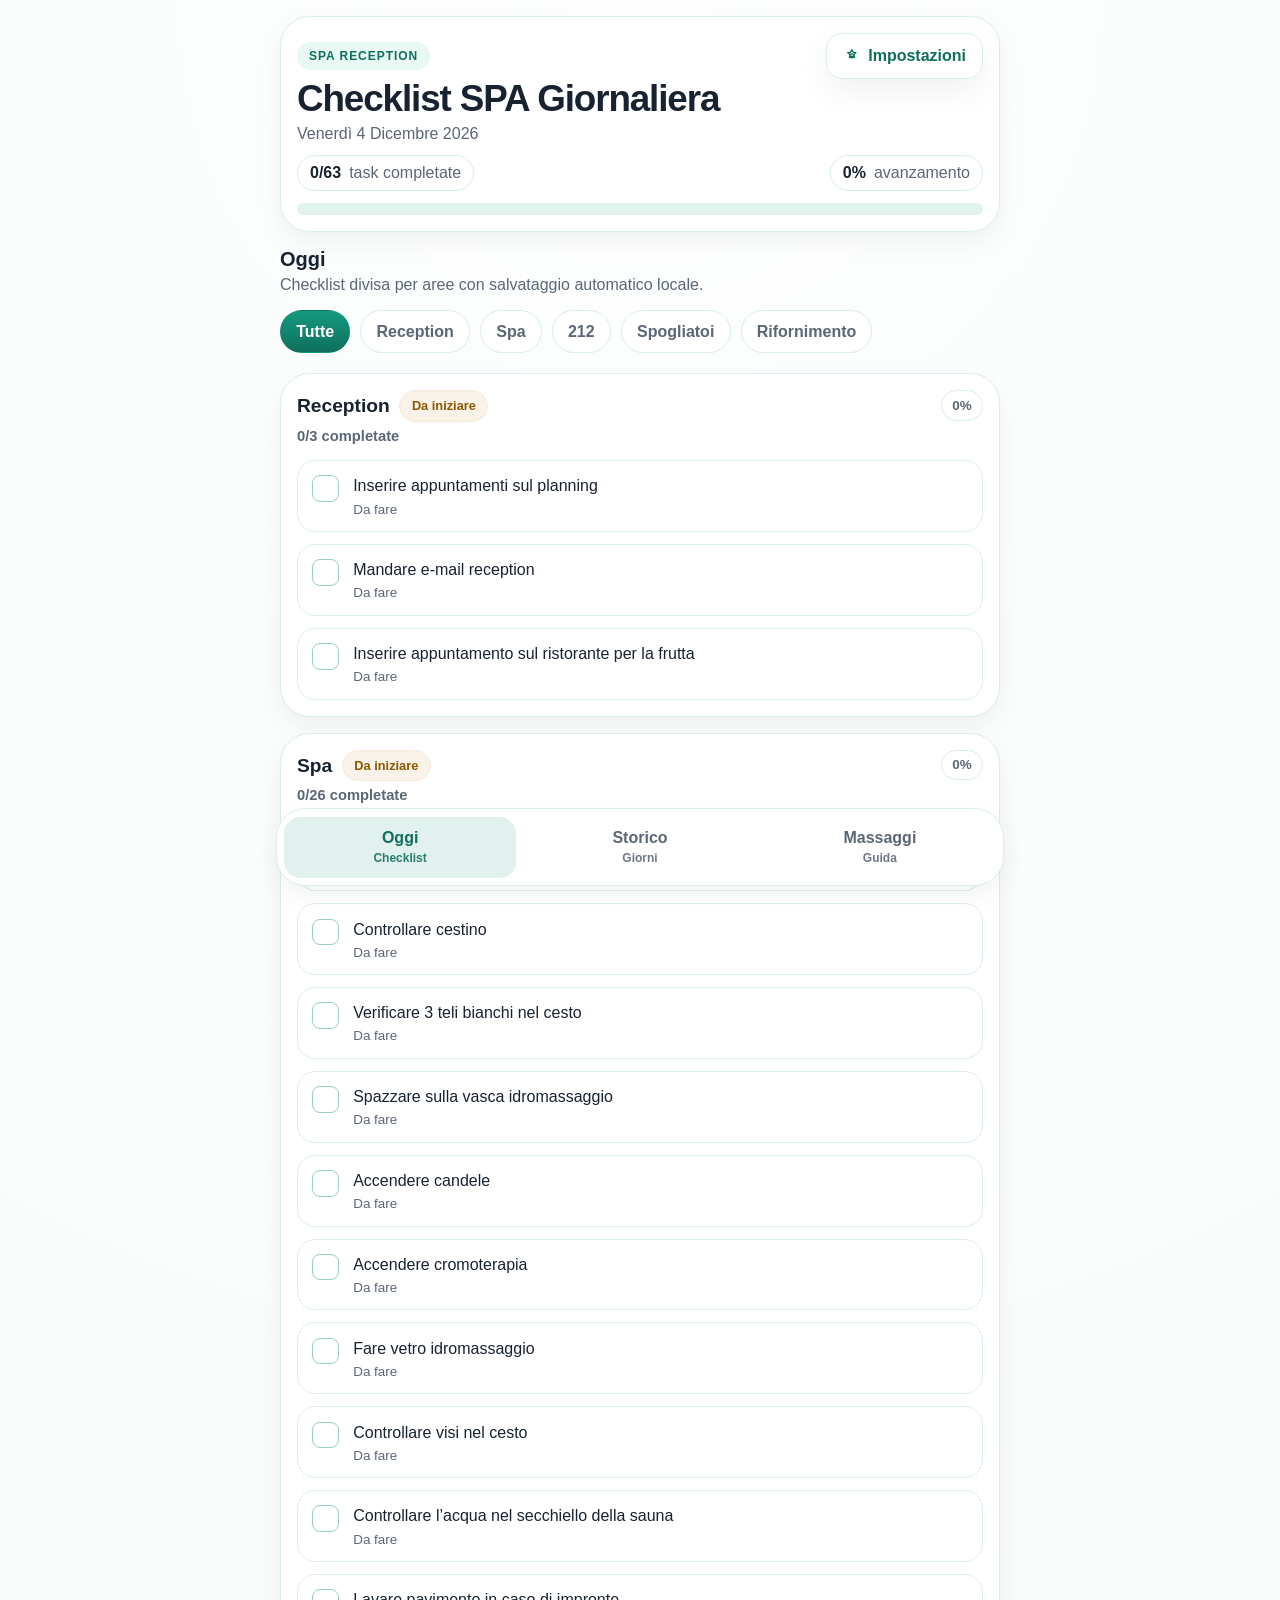
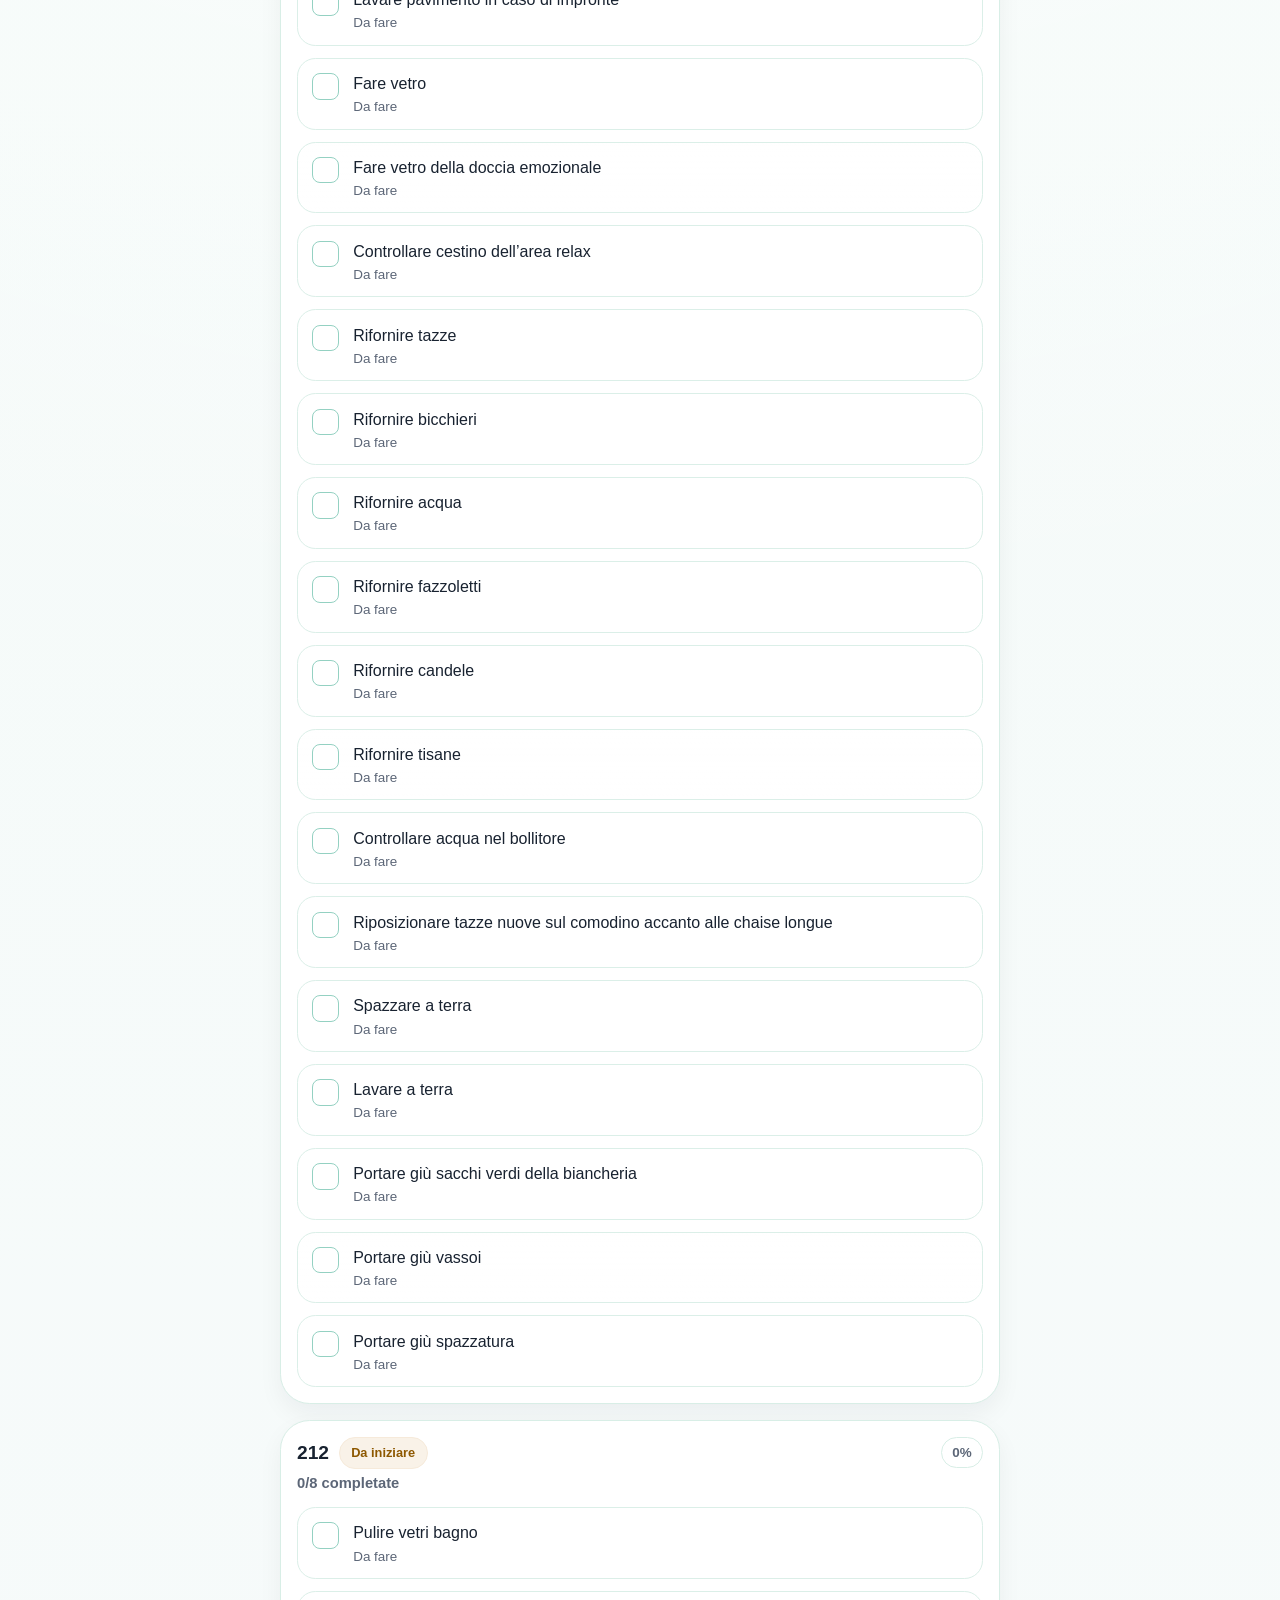
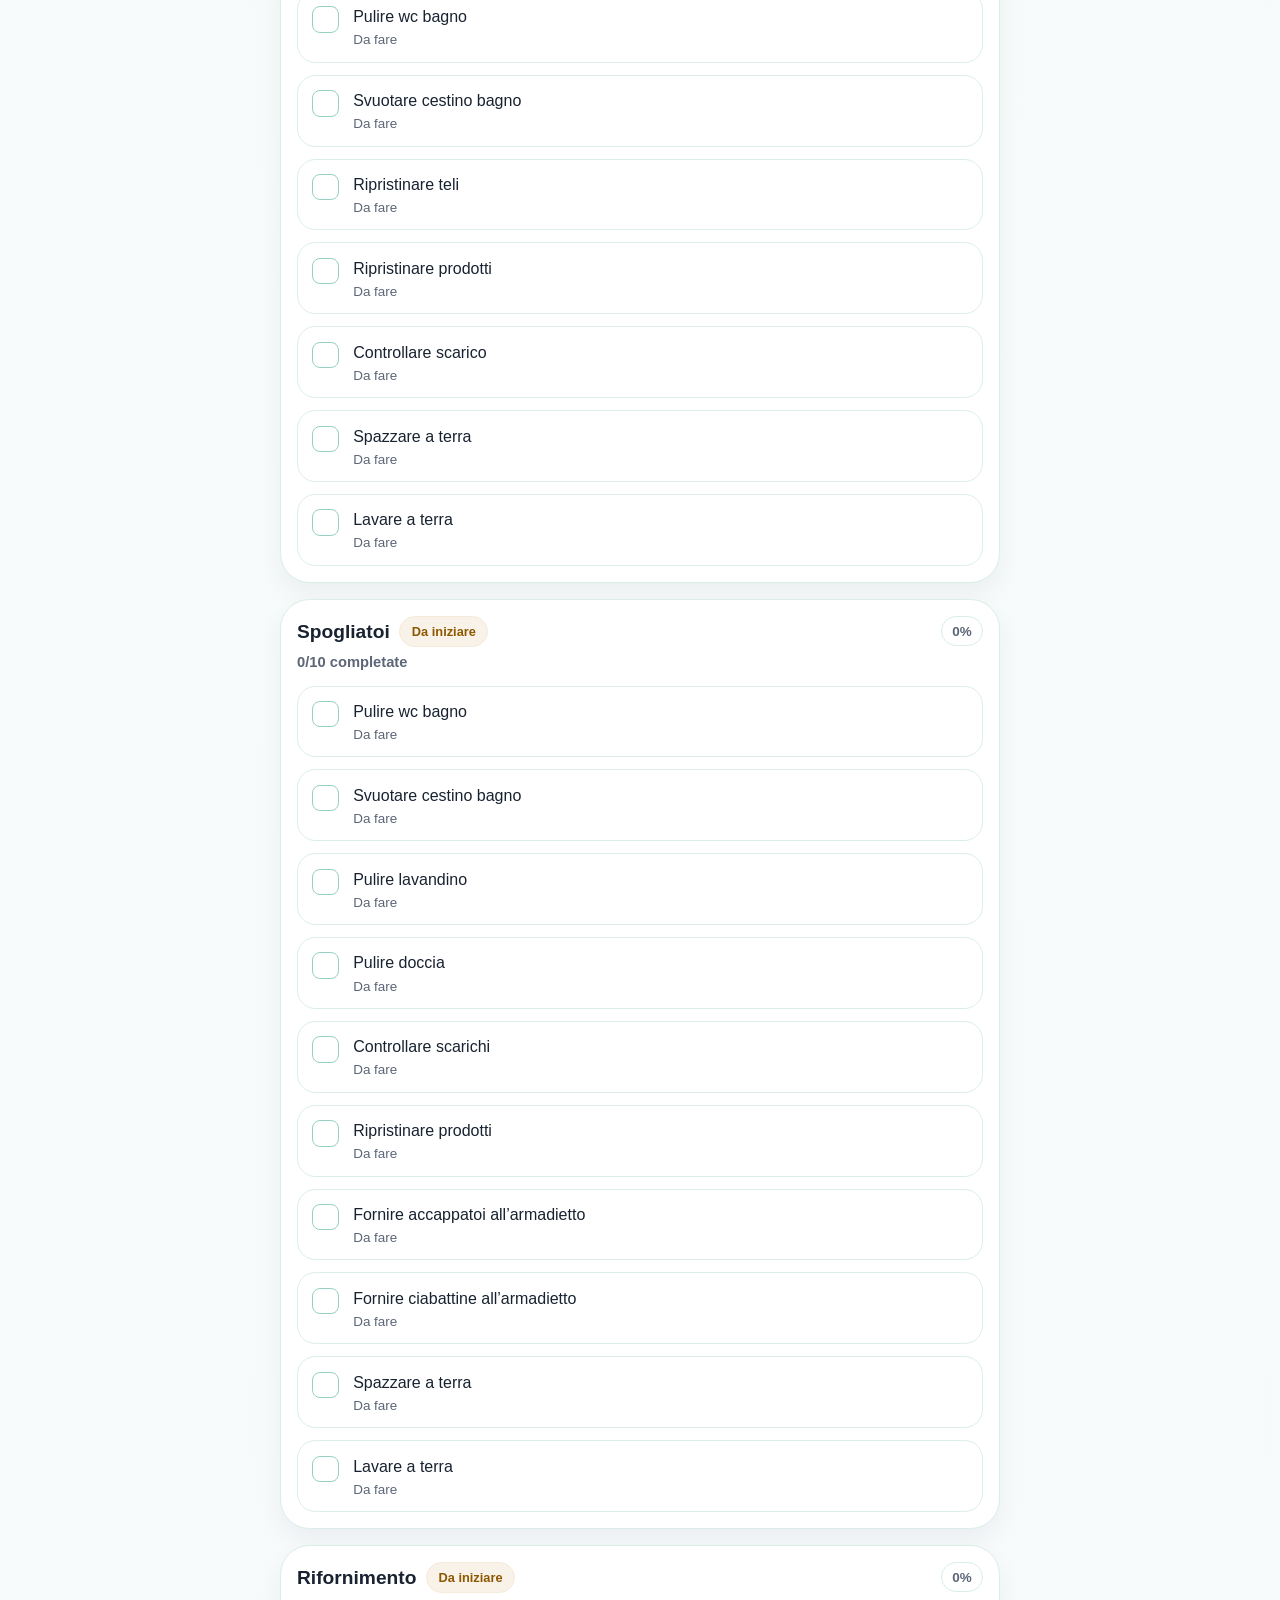
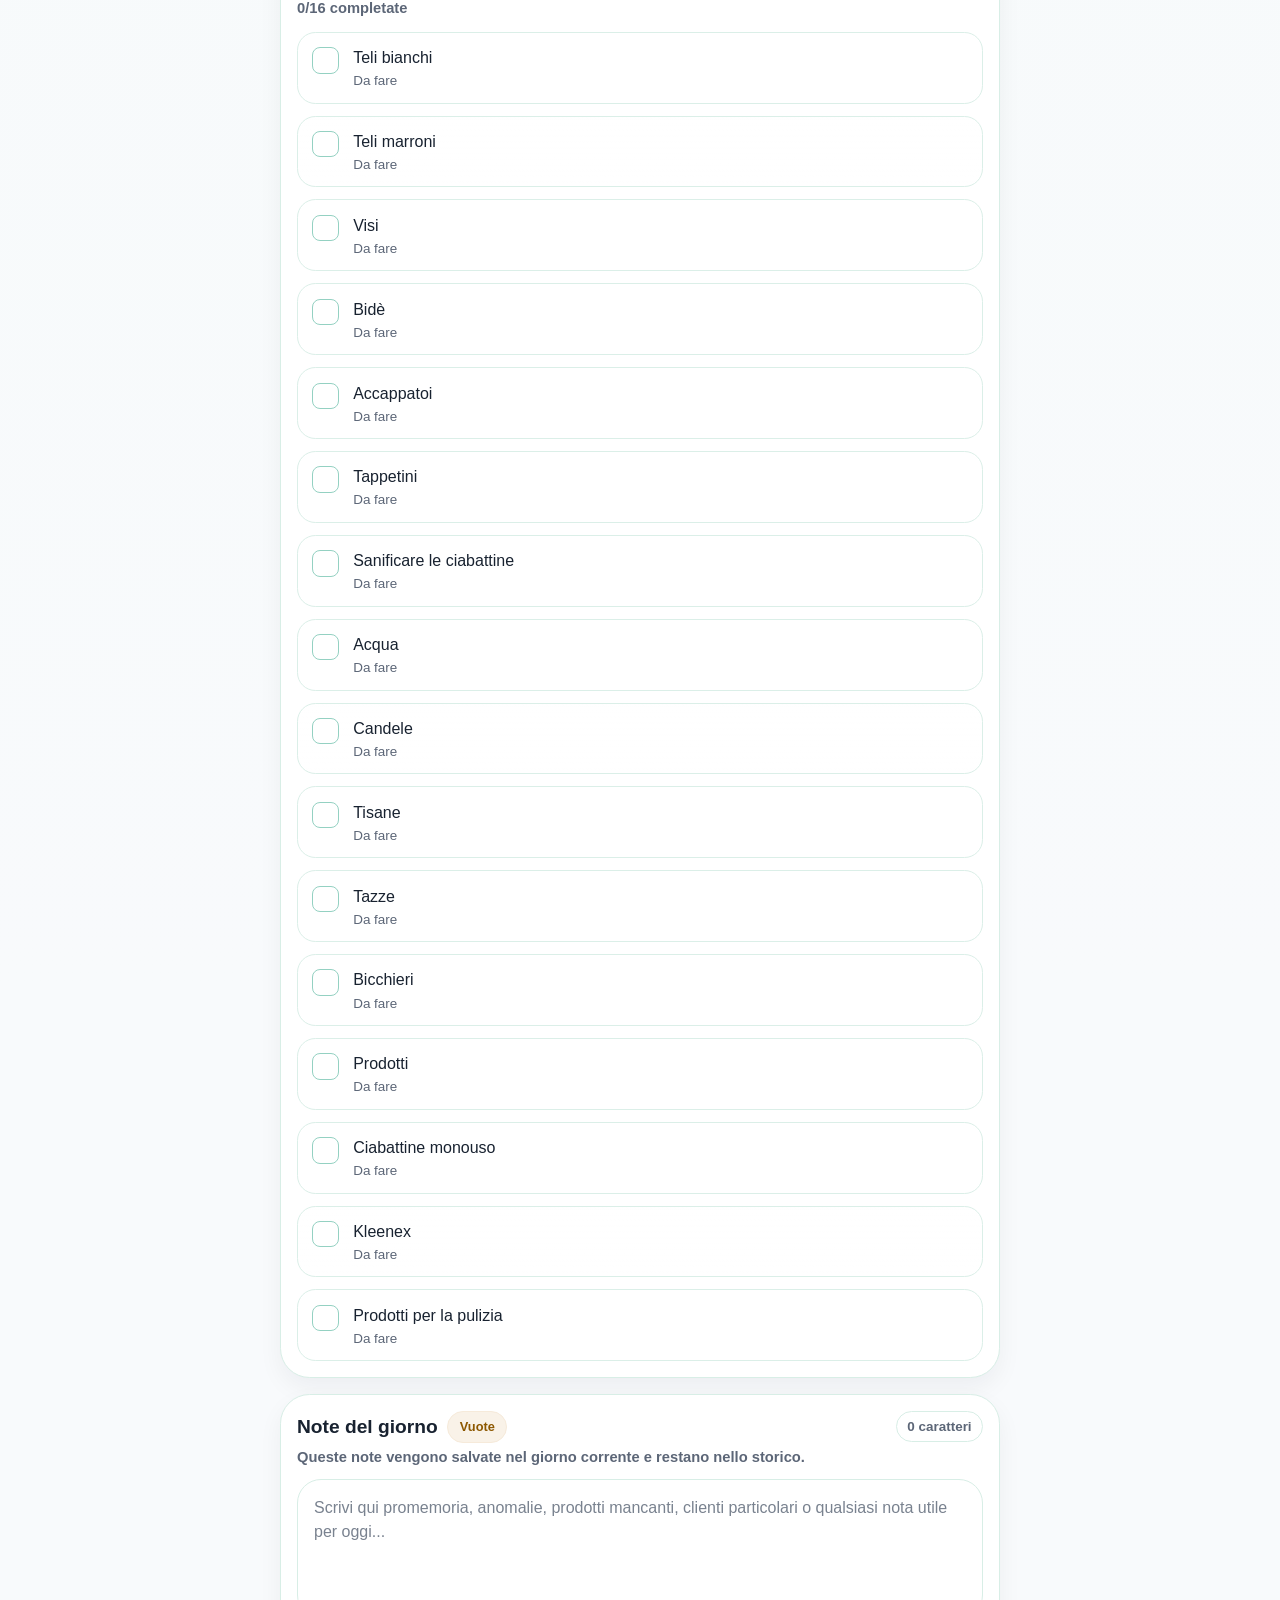
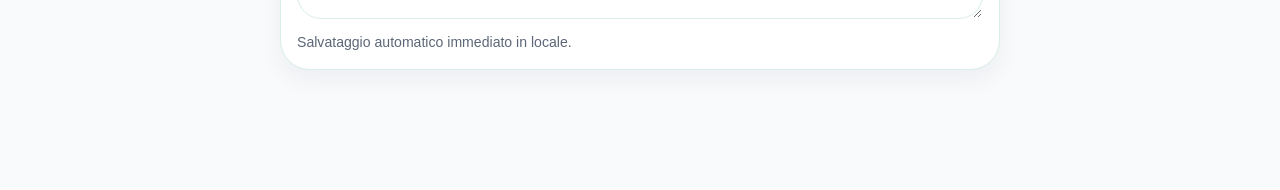
<file: index.html>
<!DOCTYPE html>
<html lang="it">
  <head>
    <meta charset="UTF-8" />
    <meta name="viewport" content="width=device-width, initial-scale=1, viewport-fit=cover" />
    <meta name="theme-color" content="#f4fbf8" />
    <meta name="apple-mobile-web-app-capable" content="yes" />
    <meta name="apple-mobile-web-app-status-bar-style" content="default" />
    <meta
      name="description"
      content="Checklist SPA Reception: web app mobile-first per la gestione giornaliera della checklist reception, spa e storico attività."
    />
    <title>Checklist SPA Reception</title>
    <link rel="stylesheet" href="./css/base.css" />
    <link rel="stylesheet" href="./css/layout.css" />
    <link rel="stylesheet" href="./css/components.css" />
    <link rel="stylesheet" href="./css/themes.css" />
  </head>
  <body>
    <div id="app"></div>
    <script type="module" src="./js/app.js"></script>
  </body>
</html>
</file>
<file: css/base.css>
/* Base reset e variabili condivise */
:root {
  --font-sans: -apple-system, BlinkMacSystemFont, "SF Pro Text", "SF Pro Display", "Segoe UI", Roboto,
    Helvetica, Arial, sans-serif;

  --radius-xs: 0.65rem;
  --radius-sm: 0.9rem;
  --radius-md: 1.15rem;
  --radius-lg: 1.5rem;
  --radius-xl: 1.85rem;
  --radius-pill: 999px;

  --shadow-soft: 0 12px 32px rgba(16, 24, 40, 0.06);
  --shadow-card: 0 10px 24px rgba(16, 24, 40, 0.05);
  --shadow-elevated: 0 20px 48px rgba(16, 24, 40, 0.12);

  --space-1: 0.25rem;
  --space-2: 0.5rem;
  --space-3: 0.75rem;
  --space-4: 1rem;
  --space-5: 1.25rem;
  --space-6: 1.5rem;
  --space-7: 1.75rem;
  --space-8: 2rem;

  --color-primary: #159a7f;
  --color-secondary: #5ac7ad;
  --color-accent: #0f6f5c;
  --color-bg: #f4fbf8;
  --color-surface: #ffffff;
  --color-border: #d8eee6;
  --color-badge-bg: #e8f8f2;
  --color-badge-text: #0f6f5c;
  --color-text: #182230;
  --color-text-muted: #5c6677;
  --color-progress-bg: rgba(21, 154, 127, 0.12);
  --color-overlay: rgba(12, 18, 28, 0.44);
  --color-danger: #c93e4b;
  --color-success: #1c8f68;
  --color-warning: #c77c1a;
}

* {
  box-sizing: border-box;
}

html {
  -webkit-text-size-adjust: 100%;
  text-size-adjust: 100%;
  scroll-behavior: smooth;
}

body {
  margin: 0;
  min-height: 100vh;
  font-family: var(--font-sans);
  color: var(--color-text);
  background:
    radial-gradient(circle at top, rgba(255, 255, 255, 0.9), transparent 35%),
    linear-gradient(180deg, var(--color-bg), #f8fafc 88%);
}

body.has-modal-open {
  overflow: hidden;
}

a {
  color: inherit;
  text-decoration: none;
}

button,
input,
select,
textarea {
  font: inherit;
}

button {
  background: none;
  border: 0;
  color: inherit;
  cursor: pointer;
}

button:disabled {
  cursor: not-allowed;
  opacity: 0.6;
}

img,
svg {
  display: block;
  max-width: 100%;
}

ul,
ol {
  margin: 0;
  padding: 0;
  list-style: none;
}

h1,
h2,
h3,
h4,
p {
  margin: 0;
}

input[type="checkbox"] {
  margin: 0;
}

:focus-visible {
  outline: 3px solid color-mix(in srgb, var(--color-primary) 38%, white);
  outline-offset: 2px;
}

.sr-only {
  position: absolute;
  width: 1px;
  height: 1px;
  padding: 0;
  margin: -1px;
  overflow: hidden;
  clip: rect(0, 0, 0, 0);
  white-space: nowrap;
  border: 0;
}
</file>
<file: css/layout.css>
/* Layout generale dell'app */
#app {
  min-height: 100vh;
}

.app-shell {
  min-height: 100vh;
  max-width: 760px;
  margin: 0 auto;
  padding:
    calc(1rem + env(safe-area-inset-top))
    1rem
    calc(7.5rem + env(safe-area-inset-bottom));
}

.app-header {
  display: grid;
  gap: 1rem;
  margin-bottom: 1rem;
}

.header-top {
  display: flex;
  align-items: center;
  justify-content: space-between;
  gap: 1rem;
}

.app-main {
  display: grid;
  gap: 1rem;
}

.summary-stack {
  display: grid;
  gap: 0.75rem;
}

.summary-inline {
  display: flex;
  justify-content: space-between;
  align-items: center;
  gap: 1rem;
  flex-wrap: wrap;
}

.filter-row {
  display: flex;
  gap: 0.625rem;
  overflow-x: auto;
  padding-bottom: 0.25rem;
  scrollbar-width: none;
}

.filter-row::-webkit-scrollbar {
  display: none;
}

.section-list,
.history-list,
.massage-list,
.settings-list {
  display: grid;
  gap: 1rem;
}

.task-list,
.detail-section-list,
.massage-steps {
  display: grid;
  gap: 0.75rem;
}

.tabbar {
  position: fixed;
  left: 50%;
  bottom: 0;
  transform: translateX(-50%);
  width: min(760px, 100%);
  padding: 0.75rem 1rem calc(0.85rem + env(safe-area-inset-bottom));
  z-index: 30;
}

.tabbar-inner {
  display: grid;
  grid-template-columns: repeat(3, 1fr);
  gap: 0.5rem;
}

.modal-root {
  position: fixed;
  inset: 0;
  z-index: 80;
}

.modal-overlay {
  position: absolute;
  inset: 0;
  background: var(--color-overlay);
}

.modal-panel {
  position: absolute;
  left: 0;
  right: 0;
  bottom: 0;
  max-width: 760px;
  margin: 0 auto;
  max-height: min(88vh, 860px);
  overflow: auto;
  padding: 1rem 1rem calc(1.2rem + env(safe-area-inset-bottom));
  border-radius: 1.75rem 1.75rem 0 0;
}

.modal-content {
  display: grid;
  gap: 1rem;
}

.modal-header {
  display: flex;
  justify-content: space-between;
  align-items: flex-start;
  gap: 1rem;
}

.modal-actions {
  display: grid;
  gap: 0.75rem;
}

.palette-grid {
  display: grid;
  grid-template-columns: repeat(2, minmax(0, 1fr));
  gap: 0.75rem;
}

@media (min-width: 640px) {
  .app-shell {
    padding-left: 1.25rem;
    padding-right: 1.25rem;
  }

  .palette-grid {
    grid-template-columns: repeat(3, minmax(0, 1fr));
  }
}
</file>
<file: css/components.css>
/* Componenti visivi */
.surface-card {
  background: color-mix(in srgb, var(--color-surface) 96%, white);
  border: 1px solid var(--color-border);
  border-radius: var(--radius-xl);
  box-shadow: var(--shadow-card);
}

.hero-card,
.section-card,
.history-card,
.massage-card,
.settings-card,
.detail-card,
.notes-card {
  padding: 1rem;
}

.badge {
  display: inline-flex;
  align-items: center;
  gap: 0.45rem;
  width: fit-content;
  padding: 0.45rem 0.75rem;
  border-radius: var(--radius-pill);
  background: var(--color-badge-bg);
  color: var(--color-badge-text);
  font-size: 0.75rem;
  font-weight: 700;
  letter-spacing: 0.08em;
  text-transform: uppercase;
}

.hero-title {
  font-size: clamp(1.7rem, 6vw, 2.3rem);
  line-height: 1.1;
  letter-spacing: -0.03em;
}

.muted {
  color: var(--color-text-muted);
}

.stat-pill {
  display: inline-flex;
  align-items: center;
  gap: 0.5rem;
  padding: 0.5rem 0.75rem;
  border-radius: var(--radius-pill);
  background: rgba(255, 255, 255, 0.72);
  border: 1px solid var(--color-border);
}

.progress-wrap {
  width: 100%;
  height: 0.75rem;
  border-radius: var(--radius-pill);
  background: var(--color-progress-bg);
  overflow: hidden;
}

.progress-bar {
  height: 100%;
  border-radius: inherit;
  background: linear-gradient(90deg, var(--color-primary), var(--color-secondary));
  transition: width 220ms ease;
}

.icon-button,
.ghost-button,
.primary-button,
.secondary-button,
.danger-button {
  display: inline-flex;
  align-items: center;
  justify-content: center;
  gap: 0.5rem;
  min-height: 2.75rem;
  padding: 0.8rem 1rem;
  border-radius: 1rem;
  border: 1px solid transparent;
  font-weight: 700;
  transition:
    transform 180ms ease,
    background-color 180ms ease,
    border-color 180ms ease,
    color 180ms ease,
    box-shadow 180ms ease;
}

.icon-button:active,
.ghost-button:active,
.primary-button:active,
.secondary-button:active,
.danger-button:active,
.filter-pill:active,
.tab-button:active,
.palette-button:active,
.history-button:active,
.accordion-trigger:active {
  transform: scale(0.98);
}

.icon-button {
  background: rgba(255, 255, 255, 0.8);
  border-color: var(--color-border);
  color: var(--color-accent);
  box-shadow: var(--shadow-soft);
}

.icon-button svg {
  width: 1.1rem;
  height: 1.1rem;
}

.ghost-button {
  background: rgba(255, 255, 255, 0.8);
  border-color: var(--color-border);
}

.primary-button {
  background: linear-gradient(180deg, var(--color-primary), var(--color-accent));
  color: white;
  box-shadow: 0 14px 30px color-mix(in srgb, var(--color-primary) 24%, transparent);
}

.secondary-button {
  background: color-mix(in srgb, var(--color-primary) 12%, white);
  color: var(--color-accent);
  border-color: color-mix(in srgb, var(--color-primary) 16%, var(--color-border));
}

.danger-button {
  background: color-mix(in srgb, var(--color-danger) 10%, white);
  color: var(--color-danger);
  border-color: color-mix(in srgb, var(--color-danger) 18%, var(--color-border));
}

.filter-pill {
  display: inline-flex;
  align-items: center;
  justify-content: center;
  gap: 0.45rem;
  padding: 0.72rem 0.95rem;
  border-radius: var(--radius-pill);
  white-space: nowrap;
  background: rgba(255, 255, 255, 0.78);
  border: 1px solid var(--color-border);
  color: var(--color-text-muted);
  font-weight: 700;
}

.filter-pill.is-active {
  background: linear-gradient(180deg, var(--color-primary), var(--color-accent));
  color: white;
  border-color: transparent;
}

.section-card {
  display: grid;
  gap: 1rem;
}

.section-head {
  display: flex;
  align-items: flex-start;
  justify-content: space-between;
  gap: 1rem;
}

.section-title-group {
  display: grid;
  gap: 0.4rem;
}

.section-title-row {
  display: flex;
  align-items: center;
  gap: 0.6rem;
  flex-wrap: wrap;
}

.section-title {
  font-size: 1.2rem;
  line-height: 1.2;
}

.section-count {
  color: var(--color-text-muted);
  font-weight: 600;
  font-size: 0.92rem;
}

.status-chip {
  display: inline-flex;
  align-items: center;
  gap: 0.45rem;
  padding: 0.45rem 0.72rem;
  border-radius: var(--radius-pill);
  font-size: 0.8rem;
  font-weight: 700;
  border: 1px solid transparent;
}

.status-chip--not-started {
  background: color-mix(in srgb, var(--color-warning) 10%, white);
  color: #8d5800;
  border-color: color-mix(in srgb, var(--color-warning) 16%, white);
}

.status-chip--in-progress {
  background: color-mix(in srgb, var(--color-primary) 12%, white);
  color: var(--color-accent);
  border-color: color-mix(in srgb, var(--color-primary) 18%, white);
}

.status-chip--completed {
  background: color-mix(in srgb, var(--color-success) 10%, white);
  color: var(--color-success);
  border-color: color-mix(in srgb, var(--color-success) 18%, white);
}

.task-item {
  display: grid;
}

.task-label {
  display: grid;
  grid-template-columns: auto 1fr;
  gap: 0.9rem;
  align-items: start;
  padding: 0.9rem;
  border-radius: var(--radius-md);
  border: 1px solid color-mix(in srgb, var(--color-border) 92%, white);
  background: linear-gradient(180deg, rgba(255, 255, 255, 0.95), rgba(255, 255, 255, 0.9));
}

.task-checkbox {
  appearance: none;
  -webkit-appearance: none;
  width: 1.65rem;
  height: 1.65rem;
  margin-top: 0.1rem;
  border-radius: 0.5rem;
  border: 1.5px solid color-mix(in srgb, var(--color-primary) 35%, var(--color-border));
  background: white;
  display: inline-grid;
  place-items: center;
  flex-shrink: 0;
  transition:
    background-color 160ms ease,
    border-color 160ms ease,
    transform 160ms ease;
}

.task-checkbox::after {
  content: "";
  width: 0.4rem;
  height: 0.8rem;
  border-right: 2px solid white;
  border-bottom: 2px solid white;
  transform: rotate(45deg) scale(0);
  transition: transform 160ms ease;
  margin-top: -0.08rem;
}

.task-checkbox:checked {
  background: linear-gradient(180deg, var(--color-primary), var(--color-accent));
  border-color: var(--color-primary);
}

.task-checkbox:checked::after {
  transform: rotate(45deg) scale(1);
}

.task-copy {
  display: grid;
  gap: 0.28rem;
}

.task-title {
  font-size: 1rem;
  line-height: 1.35;
}

.task-meta {
  font-size: 0.84rem;
  color: var(--color-text-muted);
}

.task-item.is-complete .task-label {
  background: color-mix(in srgb, var(--color-primary) 6%, white);
}

.task-item.is-complete .task-title {
  color: color-mix(in srgb, var(--color-text) 78%, white);
}

.notes-card {
  display: grid;
  gap: 0.85rem;
}

.notes-textarea {
  width: 100%;
  min-height: 140px;
  resize: vertical;
  padding: 1rem;
  border-radius: var(--radius-lg);
  border: 1px solid var(--color-border);
  background: rgba(255, 255, 255, 0.88);
  color: var(--color-text);
  line-height: 1.5;
}

.notes-textarea::placeholder {
  color: color-mix(in srgb, var(--color-text-muted) 82%, white);
}

.note-preview {
  padding: 0.95rem;
  border-radius: var(--radius-md);
  border: 1px solid var(--color-border);
  background: rgba(255, 255, 255, 0.78);
  white-space: pre-wrap;
  line-height: 1.55;
}

.tabbar-inner.surface-card {
  padding: 0.45rem;
}

.tab-button {
  display: grid;
  gap: 0.25rem;
  justify-items: center;
  padding: 0.8rem 0.75rem;
  border-radius: 1rem;
  color: var(--color-text-muted);
  font-weight: 700;
}

.tab-button small {
  font-size: 0.75rem;
  font-weight: 700;
  opacity: 0.88;
}

.tab-button.is-active {
  background: color-mix(in srgb, var(--color-primary) 13%, white);
  color: var(--color-accent);
}

.panel-header {
  display: grid;
  gap: 0.35rem;
}

.panel-title {
  font-size: 1.25rem;
}

.history-button,
.palette-button,
.accordion-trigger {
  width: 100%;
  text-align: left;
}

.history-button {
  display: grid;
  gap: 0.85rem;
}

.history-head,
.history-foot,
.accordion-head {
  display: flex;
  align-items: center;
  justify-content: space-between;
  gap: 1rem;
}

.history-metrics {
  display: flex;
  gap: 0.55rem;
  flex-wrap: wrap;
}

.metric-badge {
  display: inline-flex;
  align-items: center;
  padding: 0.42rem 0.65rem;
  border-radius: var(--radius-pill);
  border: 1px solid var(--color-border);
  color: var(--color-text-muted);
  background: rgba(255, 255, 255, 0.78);
  font-size: 0.84rem;
  font-weight: 600;
}

.detail-section-list .detail-task-item {
  display: flex;
  align-items: center;
  gap: 0.75rem;
  padding: 0.8rem 0.9rem;
  border-radius: var(--radius-md);
  border: 1px solid var(--color-border);
  background: rgba(255, 255, 255, 0.82);
}

.detail-task-check {
  width: 1.45rem;
  height: 1.45rem;
  border-radius: 0.5rem;
  display: inline-grid;
  place-items: center;
  font-size: 0.9rem;
  font-weight: 700;
  flex-shrink: 0;
  border: 1px solid var(--color-border);
}

.detail-task-item.is-complete .detail-task-check {
  background: linear-gradient(180deg, var(--color-primary), var(--color-accent));
  border-color: transparent;
  color: white;
}

.detail-task-item.is-complete .detail-task-text {
  color: color-mix(in srgb, var(--color-text) 82%, white);
}

.massage-card {
  overflow: hidden;
}

.accordion-trigger {
  display: grid;
  gap: 0.8rem;
}

.phase-badge {
  display: inline-grid;
  place-items: center;
  width: 2rem;
  height: 2rem;
  border-radius: 999px;
  background: color-mix(in srgb, var(--color-primary) 16%, white);
  color: var(--color-accent);
  font-weight: 800;
}

.accordion-icon {
  width: 2rem;
  height: 2rem;
  border-radius: 999px;
  display: inline-grid;
  place-items: center;
  background: rgba(255, 255, 255, 0.8);
  border: 1px solid var(--color-border);
  color: var(--color-text-muted);
  font-size: 1rem;
  transition: transform 180ms ease;
}

.massage-card.is-open .accordion-icon {
  transform: rotate(45deg);
}

.accordion-body {
  display: grid;
  gap: 0.75rem;
  margin-top: 1rem;
  padding-top: 1rem;
  border-top: 1px solid var(--color-border);
}

.massage-step {
  padding-left: 1rem;
  position: relative;
  line-height: 1.45;
}

.massage-step::before {
  content: "";
  position: absolute;
  left: 0;
  top: 0.5rem;
  width: 0.42rem;
  height: 0.42rem;
  border-radius: 999px;
  background: var(--color-secondary);
}

.settings-section {
  display: grid;
  gap: 0.85rem;
}

.palette-button {
  display: grid;
  gap: 0.85rem;
  padding: 0.95rem;
  border-radius: 1rem;
  border: 1px solid var(--color-border);
  background: rgba(255, 255, 255, 0.9);
}

.palette-button.is-active {
  border-color: color-mix(in srgb, var(--color-primary) 50%, var(--color-border));
  box-shadow: 0 14px 32px color-mix(in srgb, var(--color-primary) 16%, transparent);
}

.palette-swatches {
  display: flex;
  gap: 0.45rem;
}

.palette-swatch {
  width: 1.25rem;
  height: 1.25rem;
  border-radius: 999px;
  border: 1px solid rgba(255, 255, 255, 0.85);
  box-shadow: 0 2px 6px rgba(15, 23, 42, 0.1);
}

.inline-note {
  font-size: 0.88rem;
  color: var(--color-text-muted);
  line-height: 1.45;
}

.empty-state {
  padding: 1.15rem;
  border-radius: var(--radius-lg);
  border: 1px dashed var(--color-border);
  text-align: center;
  color: var(--color-text-muted);
  background: rgba(255, 255, 255, 0.6);
}
</file>
<file: css/themes.css>
/* Palette colore */
:root,
:root[data-theme="smeraldo"] {
  --color-primary: #159a7f;
  --color-secondary: #5ac7ad;
  --color-accent: #0f6f5c;
  --color-bg: #f4fbf8;
  --color-surface: #ffffff;
  --color-border: #d8eee6;
  --color-badge-bg: #e8f8f2;
  --color-badge-text: #0f6f5c;
  --color-text: #182230;
  --color-text-muted: #5c6677;
  --color-progress-bg: rgba(21, 154, 127, 0.12);
}

:root[data-theme="oceano"] {
  --color-primary: #0f7db8;
  --color-secondary: #6bc6f0;
  --color-accent: #0b567d;
  --color-bg: #f3f9fd;
  --color-surface: #ffffff;
  --color-border: #d7eaf5;
  --color-badge-bg: #e7f5fd;
  --color-badge-text: #0b567d;
  --color-progress-bg: rgba(15, 125, 184, 0.12);
}

:root[data-theme="lavanda"] {
  --color-primary: #8b76d7;
  --color-secondary: #bbaaf2;
  --color-accent: #5d48ab;
  --color-bg: #f8f6fe;
  --color-surface: #ffffff;
  --color-border: #e4ddf7;
  --color-badge-bg: #f0ecfc;
  --color-badge-text: #5d48ab;
  --color-progress-bg: rgba(139, 118, 215, 0.12);
}

:root[data-theme="rosa-cipria"] {
  --color-primary: #d184a0;
  --color-secondary: #ebb8cb;
  --color-accent: #9b5674;
  --color-bg: #fdf7fa;
  --color-surface: #ffffff;
  --color-border: #f1dde6;
  --color-badge-bg: #faecf2;
  --color-badge-text: #9b5674;
  --color-progress-bg: rgba(209, 132, 160, 0.12);
}

:root[data-theme="sabbia"] {
  --color-primary: #c49b63;
  --color-secondary: #e3c89b;
  --color-accent: #8c6a3d;
  --color-bg: #fcf8f3;
  --color-surface: #ffffff;
  --color-border: #efe3d5;
  --color-badge-bg: #f8efe3;
  --color-badge-text: #8c6a3d;
  --color-progress-bg: rgba(196, 155, 99, 0.12);
}

:root[data-theme="corallo"] {
  --color-primary: #e06c5a;
  --color-secondary: #f2ab9f;
  --color-accent: #b24a3b;
  --color-bg: #fff7f5;
  --color-surface: #ffffff;
  --color-border: #f3ddd8;
  --color-badge-bg: #fbeae6;
  --color-badge-text: #b24a3b;
  --color-progress-bg: rgba(224, 108, 90, 0.12);
}

:root[data-theme="foresta"] {
  --color-primary: #2f855a;
  --color-secondary: #84c79d;
  --color-accent: #245f42;
  --color-bg: #f4faf6;
  --color-surface: #ffffff;
  --color-border: #d7eadc;
  --color-badge-bg: #e9f5ec;
  --color-badge-text: #245f42;
  --color-progress-bg: rgba(47, 133, 90, 0.12);
}

:root[data-theme="zaffiro"] {
  --color-primary: #2d5bd1;
  --color-secondary: #84a6ff;
  --color-accent: #1f4199;
  --color-bg: #f4f7fe;
  --color-surface: #ffffff;
  --color-border: #d9e2fb;
  --color-badge-bg: #e9efff;
  --color-badge-text: #1f4199;
  --color-progress-bg: rgba(45, 91, 209, 0.12);
}

:root[data-theme="prugna"] {
  --color-primary: #8d4e8e;
  --color-secondary: #c396c3;
  --color-accent: #633065;
  --color-bg: #faf6fb;
  --color-surface: #ffffff;
  --color-border: #e7dced;
  --color-badge-bg: #f2eaf6;
  --color-badge-text: #633065;
  --color-progress-bg: rgba(141, 78, 142, 0.12);
}

:root[data-theme="ambra"] {
  --color-primary: #d08a1c;
  --color-secondary: #efc068;
  --color-accent: #9b6310;
  --color-bg: #fff9f2;
  --color-surface: #ffffff;
  --color-border: #f1e1c4;
  --color-badge-bg: #fbefdc;
  --color-badge-text: #9b6310;
  --color-progress-bg: rgba(208, 138, 28, 0.12);
}

:root[data-theme="salvia"] {
  --color-primary: #6a9b83;
  --color-secondary: #a8cab9;
  --color-accent: #4c6f5d;
  --color-bg: #f6faf8;
  --color-surface: #ffffff;
  --color-border: #dfeae3;
  --color-badge-bg: #edf5f0;
  --color-badge-text: #4c6f5d;
  --color-progress-bg: rgba(106, 155, 131, 0.12);
}

:root[data-theme="grafite"] {
  --color-primary: #4e5968;
  --color-secondary: #8d98aa;
  --color-accent: #303843;
  --color-bg: #f5f7fa;
  --color-surface: #ffffff;
  --color-border: #dde3ea;
  --color-badge-bg: #edf1f5;
  --color-badge-text: #303843;
  --color-progress-bg: rgba(78, 89, 104, 0.12);
}
</file>
